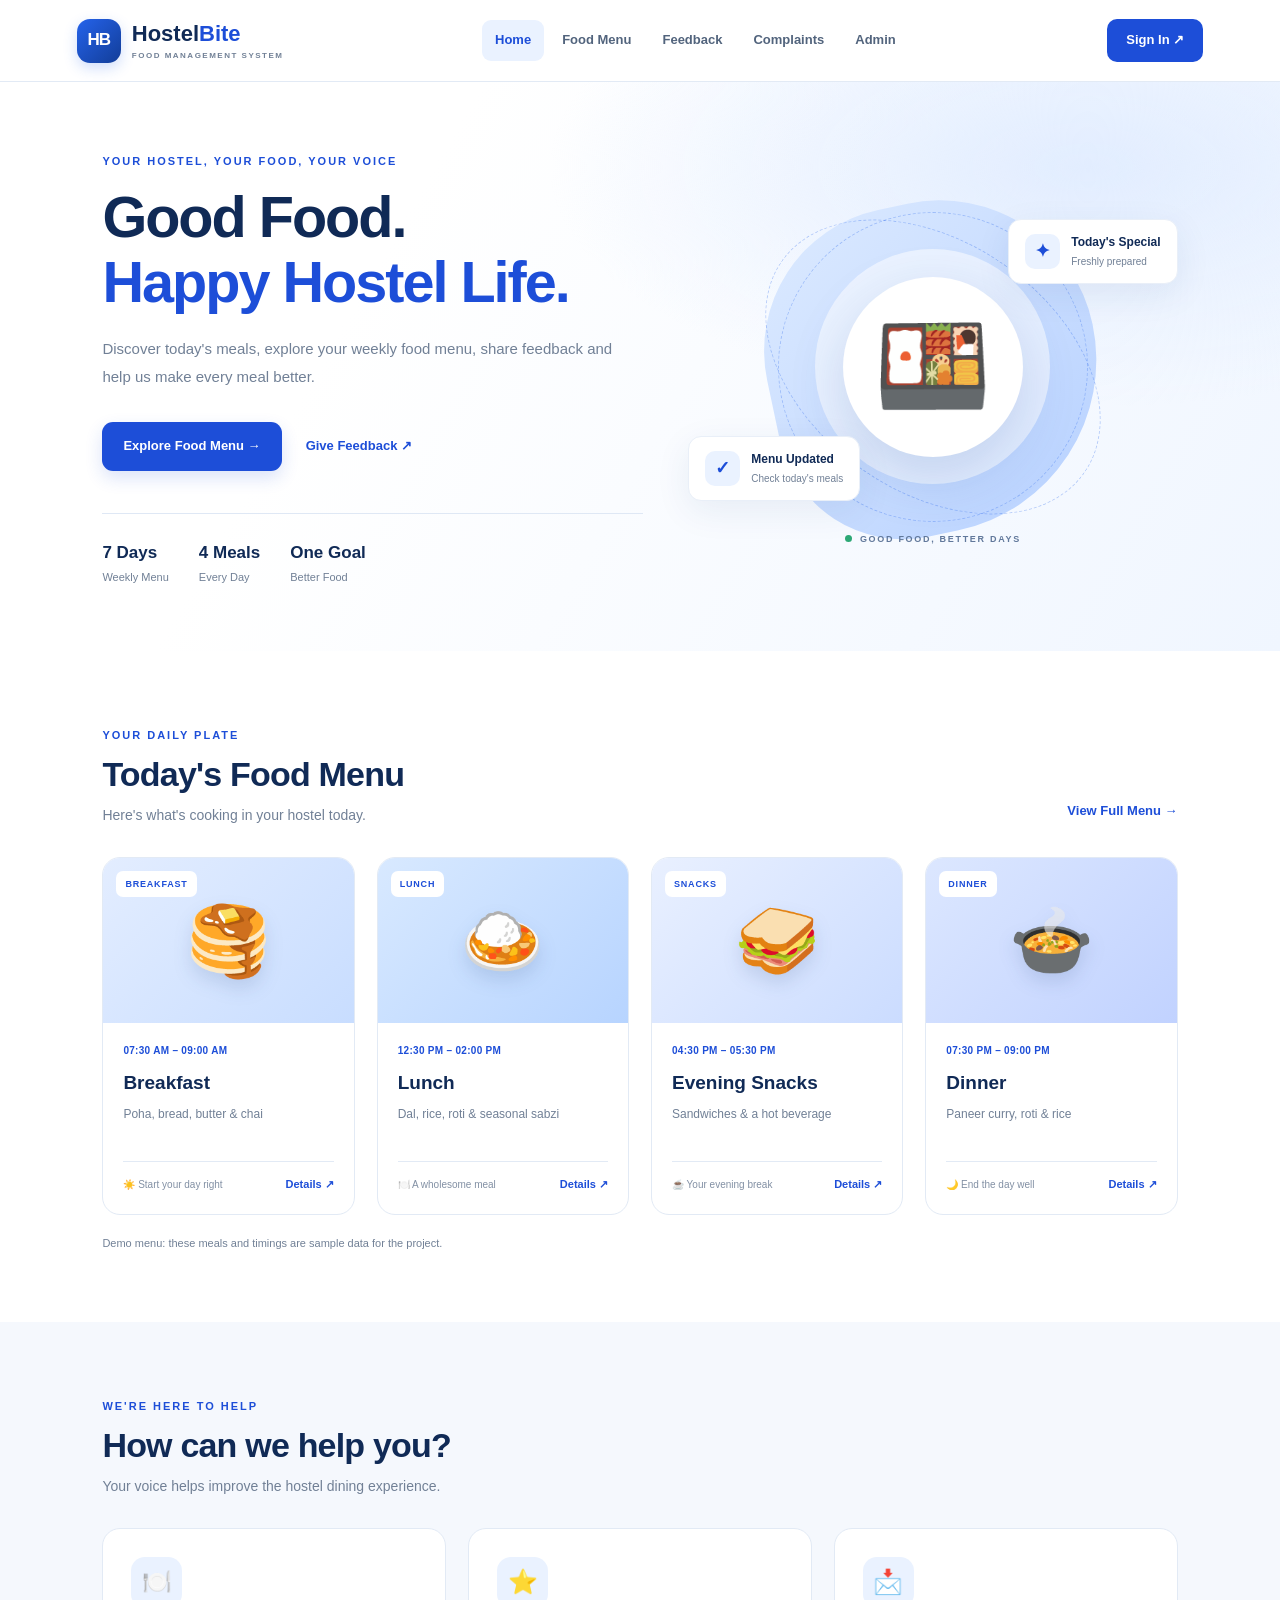
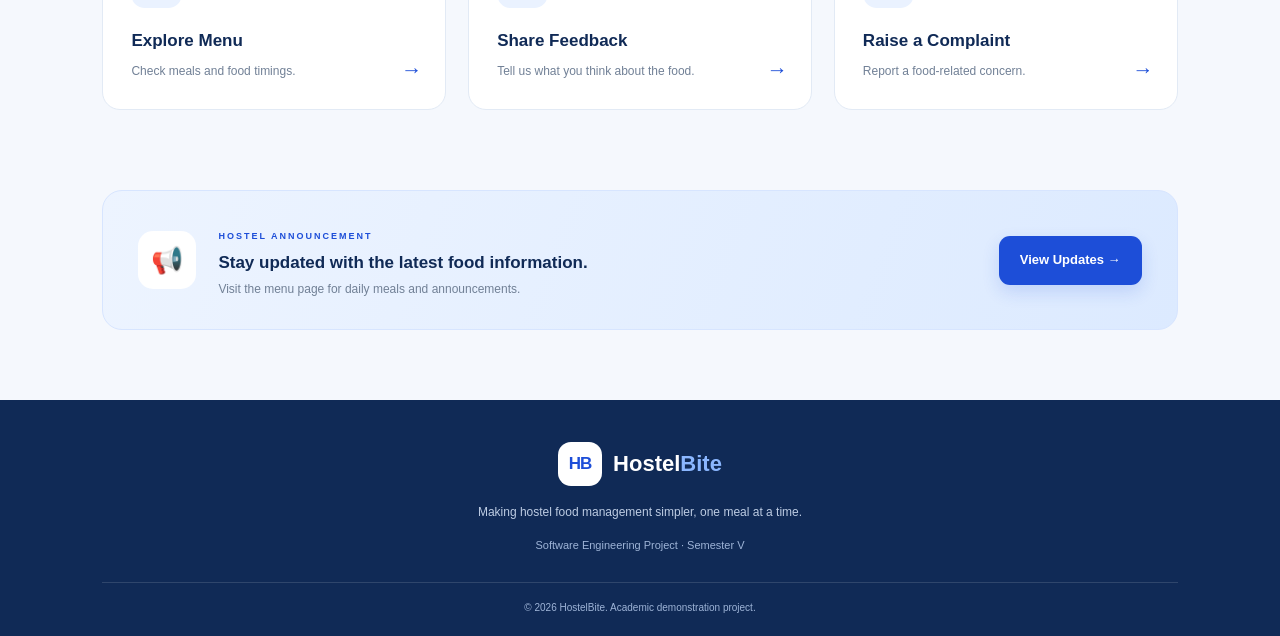
<file: index.html>
<!DOCTYPE html>
<html lang="en">
<head>
    <meta charset="UTF-8">
    <meta name="viewport" content="width=device-width, initial-scale=1.0">
    <title>HostelBite | Hostel Food Management</title>
    <link rel="stylesheet" href="style.css">
    <script src="script.js" defer></script>
</head>
<body>

    <header class="navbar">
        <a href="index.html" class="brand">
            <span class="brand-logo">HB</span>
            <span>Hostel<span class="brand-highlight">Bite</span>
                <small>FOOD MANAGEMENT SYSTEM</small>
            </span>
        </a>

        <nav class="nav-links">
            <a href="index.html" class="active">Home</a>
            <a href="menu.html">Food Menu</a>
            <a href="feedback.html">Feedback</a>
            <a href="complaints.html">Complaints</a>
            <a href="admin.html">Admin</a>
        </nav>

        <a href="login.html" class="login-btn">Sign In ↗</a>
    </header>

    <main>
        <section class="hero">
            <div class="hero-content">
                <span class="eyebrow">YOUR HOSTEL, YOUR FOOD, YOUR VOICE</span>
                <h1>Good Food.<br>
                    <span>Happy Hostel Life.</span>
                </h1>
                <p>
                    Discover today's meals, explore your weekly food menu,
                    share feedback and help us make every meal better.
                </p>

                <div class="hero-actions">
                    <a href="menu.html" class="primary-btn">Explore Food Menu →</a>
                    <a href="feedback.html" class="text-btn">Give Feedback ↗</a>
                </div>

                <div class="hero-stats">
                    <div><strong>7 Days</strong><small>Weekly Menu</small></div>
                    <div><strong>4 Meals</strong><small>Every Day</small></div>
                    <div><strong>One Goal</strong><small>Better Food</small></div>
                </div>
            </div>

            <div class="hero-visual">
                <div class="food-orbit orbit-one"></div>
                <div class="food-orbit orbit-two"></div>
                <div class="food-emoji">🍱</div>
                <div class="floating-note note-top">
                    <span>✦</span>
                    <div><strong>Today's Special</strong><small>Freshly prepared</small></div>
                </div>
                <div class="floating-note note-bottom">
                    <span>✓</span>
                    <div><strong>Menu Updated</strong><small>Check today's meals</small></div>
                </div>
                <div class="visual-caption">
                    <span class="live-dot"></span> GOOD FOOD, BETTER DAYS
                </div>
            </div>
        </section>

        <section class="page-section">
            <div class="section-heading">
                <div>
                    <span class="eyebrow">YOUR DAILY PLATE</span>
                    <h2>Today's Food Menu</h2>
                    <p>Here's what's cooking in your hostel today.</p>
                </div>
                <a href="menu.html" class="view-link">View Full Menu →</a>
            </div>

            <div class="meal-grid">
                <article class="meal-card">
                    <div class="meal-image breakfast-image">
                        <span class="meal-icon">🥞</span>
                        <span class="meal-tag">BREAKFAST</span>
                    </div>
                    <div class="meal-info">
                        <div class="meal-time">07:30 AM – 09:00 AM</div>
                        <h3>Breakfast</h3>
                        <p>Poha, bread, butter & chai</p>
                        <div class="meal-footer">
                            <span>☀️ Start your day right</span>
                            <a href="menu.html">Details ↗</a>
                        </div>
                    </div>
                </article>

                <article class="meal-card">
                    <div class="meal-image lunch-image">
                        <span class="meal-icon">🍛</span>
                        <span class="meal-tag">LUNCH</span>
                    </div>
                    <div class="meal-info">
                        <div class="meal-time">12:30 PM – 02:00 PM</div>
                        <h3>Lunch</h3>
                        <p>Dal, rice, roti & seasonal sabzi</p>
                        <div class="meal-footer">
                            <span>🍽️ A wholesome meal</span>
                            <a href="menu.html">Details ↗</a>
                        </div>
                    </div>
                </article>

                <article class="meal-card">
                    <div class="meal-image snacks-image">
                        <span class="meal-icon">🥪</span>
                        <span class="meal-tag">SNACKS</span>
                    </div>
                    <div class="meal-info">
                        <div class="meal-time">04:30 PM – 05:30 PM</div>
                        <h3>Evening Snacks</h3>
                        <p>Sandwiches & a hot beverage</p>
                        <div class="meal-footer">
                            <span>☕ Your evening break</span>
                            <a href="menu.html">Details ↗</a>
                        </div>
                    </div>
                </article>

                <article class="meal-card">
                    <div class="meal-image dinner-image">
                        <span class="meal-icon">🍲</span>
                        <span class="meal-tag">DINNER</span>
                    </div>
                    <div class="meal-info">
                        <div class="meal-time">07:30 PM – 09:00 PM</div>
                        <h3>Dinner</h3>
                        <p>Paneer curry, roti & rice</p>
                        <div class="meal-footer">
                            <span>🌙 End the day well</span>
                            <a href="menu.html">Details ↗</a>
                        </div>
                    </div>
                </article>
            </div>
            <p class="demo-note">Demo menu: these meals and timings are sample data for the project.</p>
        </section>

        <section class="quick-section">
            <div class="section-heading">
                <div>
                    <span class="eyebrow">WE'RE HERE TO HELP</span>
                    <h2>How can we help you?</h2>
                    <p>Your voice helps improve the hostel dining experience.</p>
                </div>
            </div>

            <div class="quick-grid">
                <a href="menu.html" class="quick-card">
                    <span class="quick-icon">🍽️</span>
                    <h3>Explore Menu</h3>
                    <p>Check meals and food timings.</p>
                    <span class="quick-arrow">→</span>
                </a>

                <a href="feedback.html" class="quick-card">
                    <span class="quick-icon">⭐</span>
                    <h3>Share Feedback</h3>
                    <p>Tell us what you think about the food.</p>
                    <span class="quick-arrow">→</span>
                </a>

                <a href="complaints.html" class="quick-card">
                    <span class="quick-icon">📩</span>
                    <h3>Raise a Complaint</h3>
                    <p>Report a food-related concern.</p>
                    <span class="quick-arrow">→</span>
                </a>
            </div>
        </section>

        <section class="announcement">
            <div class="announcement-icon">📢</div>
            <div>
                <span class="eyebrow">HOSTEL ANNOUNCEMENT</span>
                <h3>Stay updated with the latest food information.</h3>
                <p>Visit the menu page for daily meals and announcements.</p>
            </div>
            <a href="menu.html" class="primary-btn">View Updates →</a>
        </section>
    </main>

    <footer class="footer">
        <a href="index.html" class="brand footer-brand">
            <span class="brand-logo">HB</span>
            <span>Hostel<span class="brand-highlight">Bite</span></span>
        </a>
        <p>Making hostel food management simpler, one meal at a time.</p>
        <span>Software Engineering Project · Semester V</span>
        <div class="footer-bottom">
            © 2026 HostelBite. Academic demonstration project.
        </div>
    </footer>

</body>
</html>
</file>
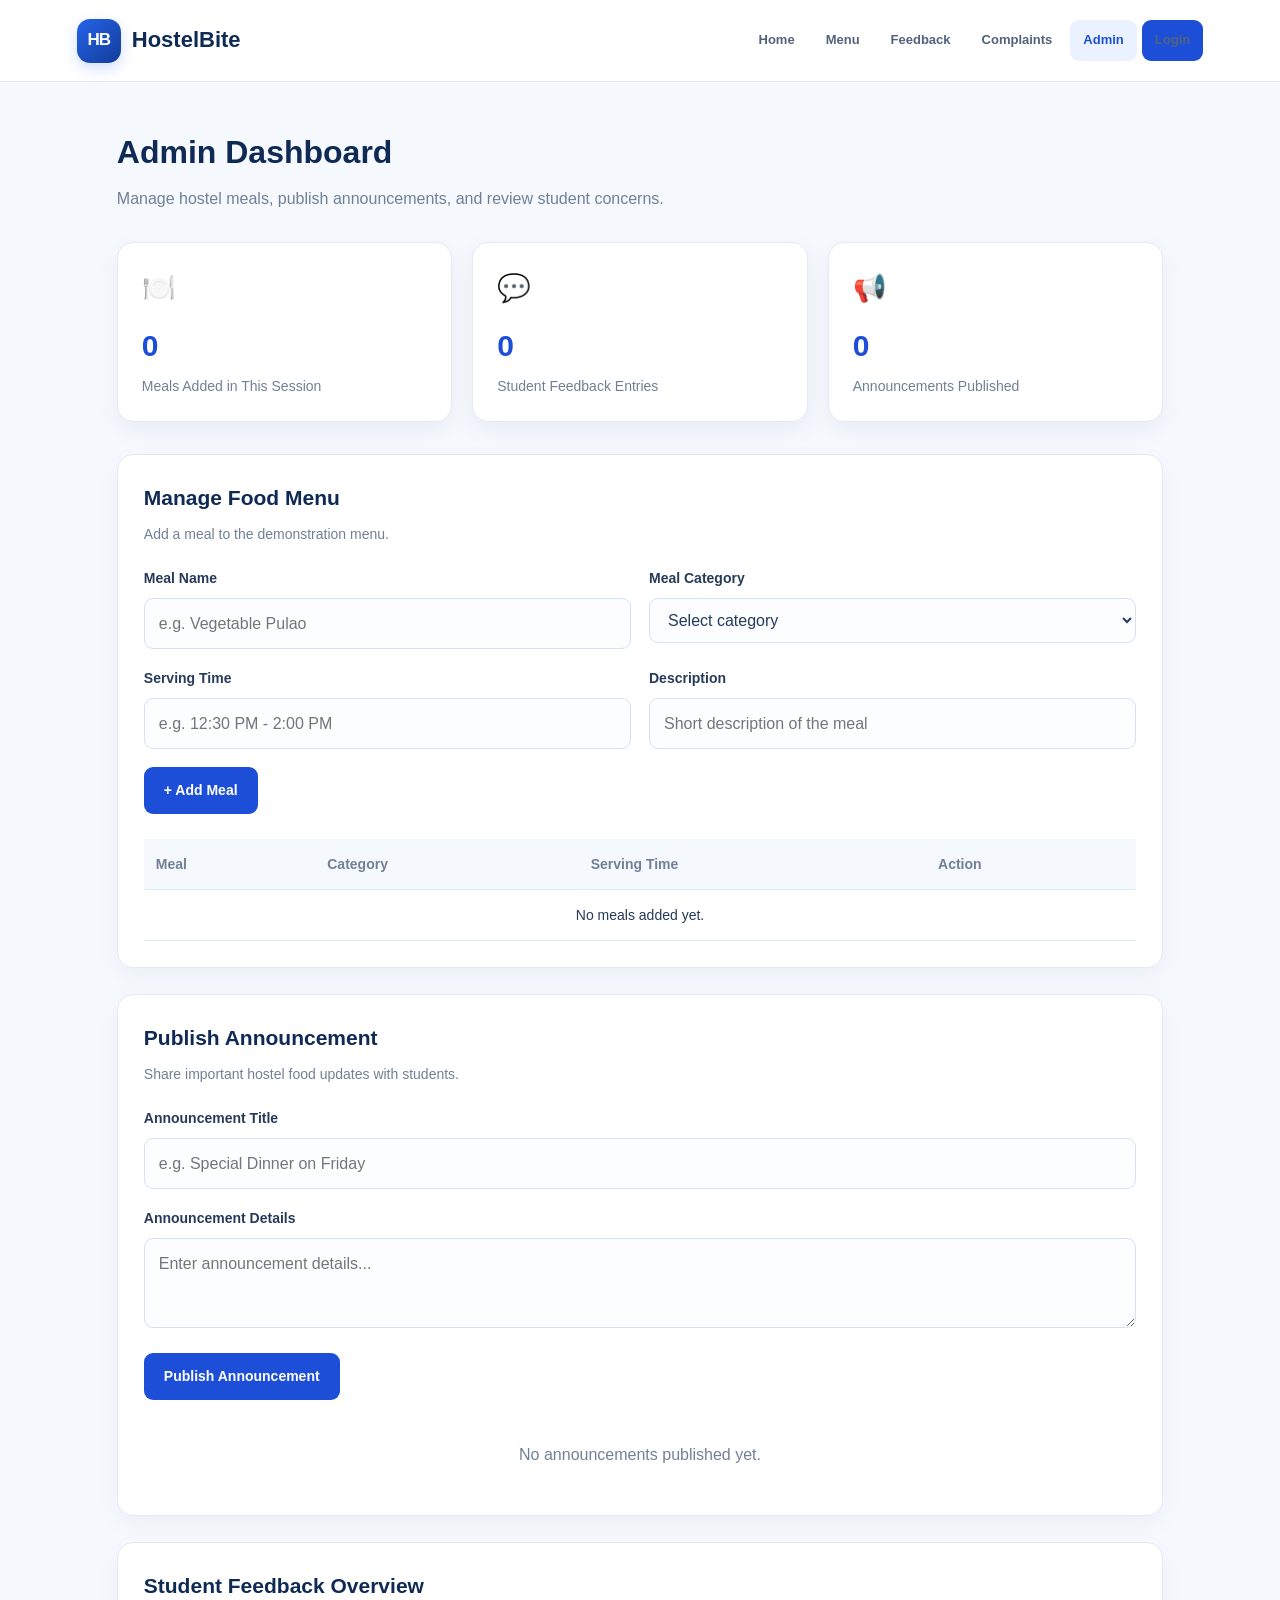
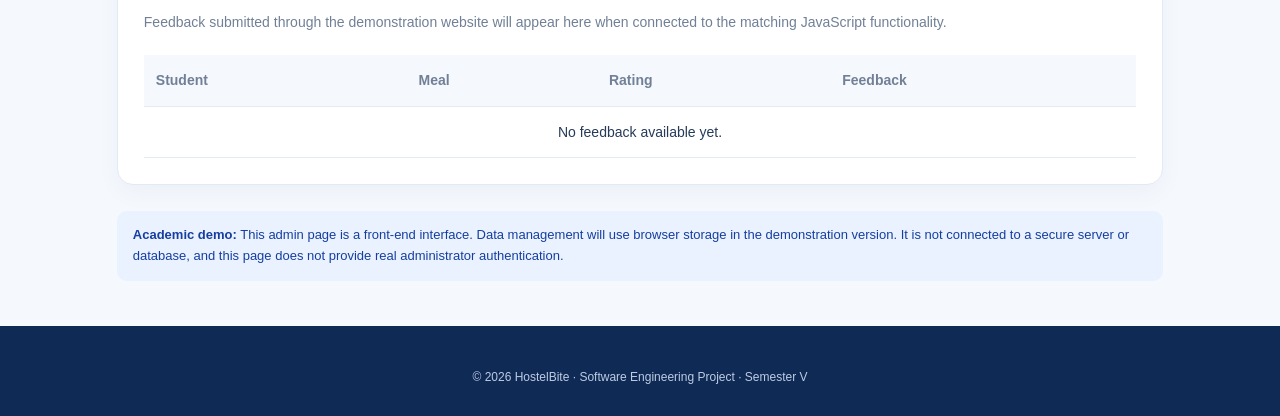
<file: admin.html>
<!DOCTYPE html>
<html lang="en">
<head>
    <meta charset="UTF-8">
    <meta name="viewport" content="width=device-width, initial-scale=1.0">
    <title>Admin Panel | HostelBite</title>
    <link rel="stylesheet" href="style.css">
    <script src="script.js" defer></script>

    <style>
        .admin-page {
            max-width: 1200px;
            margin: auto;
            padding: 45px 6%;
        }

        .admin-heading {
            margin-bottom: 30px;
        }

        .admin-heading h1 {
            color: #102a56;
            font-size: 32px;
            margin-bottom: 8px;
        }

        .admin-heading p {
            color: #718096;
        }

        .admin-stats {
            display: grid;
            grid-template-columns: repeat(3, 1fr);
            gap: 20px;
            margin-bottom: 32px;
        }

        .admin-stat {
            background: white;
            border: 1px solid #e2eaf5;
            border-radius: 16px;
            padding: 24px;
            box-shadow: 0 8px 24px rgba(16, 42, 86, 0.05);
        }

        .admin-stat .stat-icon {
            font-size: 27px;
            margin-bottom: 12px;
        }

        .admin-stat h2 {
            font-size: 30px;
            color: #1d4ed8;
            margin-bottom: 5px;
        }

        .admin-stat p {
            color: #718096;
            font-size: 14px;
        }

        .admin-panel {
            background: white;
            border: 1px solid #e2eaf5;
            border-radius: 16px;
            padding: 26px;
            margin-bottom: 26px;
            box-shadow: 0 8px 24px rgba(16, 42, 86, 0.04);
        }

        .admin-panel h2 {
            color: #102a56;
            font-size: 21px;
            margin-bottom: 8px;
        }

        .panel-description {
            color: #718096;
            font-size: 14px;
            margin-bottom: 22px;
        }

        .admin-form {
            display: grid;
            grid-template-columns: repeat(2, minmax(0, 1fr));
            gap: 18px;
        }

        .admin-form .full-width {
            grid-column: 1 / -1;
        }

        .admin-form label {
            display: block;
            font-weight: 600;
            color: #263b59;
            margin-bottom: 8px;
            font-size: 14px;
        }

        .admin-form input,
        .admin-form select,
        .admin-form textarea {
            width: 100%;
            padding: 12px 14px;
            border: 1px solid #d7e1ef;
            border-radius: 9px;
            background: #fbfdff;
            font: inherit;
            color: #263b59;
        }

        .admin-form textarea {
            min-height: 90px;
            resize: vertical;
        }

        .admin-form input:focus,
        .admin-form select:focus,
        .admin-form textarea:focus {
            outline: 2px solid #bfdbfe;
            border-color: #1d4ed8;
        }

        .admin-button {
            border: none;
            border-radius: 9px;
            padding: 12px 20px;
            background: #1d4ed8;
            color: white;
            font-size: 14px;
            font-weight: 600;
            cursor: pointer;
        }

        .admin-button:hover {
            background: #153e9f;
        }

        .admin-table-wrap {
            overflow-x: auto;
        }

        .admin-table {
            width: 100%;
            border-collapse: collapse;
            text-align: left;
        }

        .admin-table th,
        .admin-table td {
            padding: 14px 12px;
            border-bottom: 1px solid #e2eaf5;
            font-size: 14px;
        }

        .admin-table th {
            color: #718096;
            background: #f5f8fd;
        }

        .admin-table td {
            color: #263b59;
        }

        .admin-delete {
            border: 1px solid #fecaca;
            background: #fff1f2;
            color: #b91c1c;
            border-radius: 7px;
            padding: 7px 10px;
            cursor: pointer;
        }

        .admin-delete:hover {
            background: #ffe4e6;
        }

        .admin-notice {
            padding: 14px 16px;
            background: #eaf2ff;
            color: #153e9f;
            border-radius: 10px;
            font-size: 13px;
            margin-top: 20px;
        }

        .admin-empty {
            padding: 22px 0;
            text-align: center;
            color: #718096;
        }

        @media (max-width: 700px) {
            .admin-stats {
                grid-template-columns: 1fr;
            }

            .admin-form {
                grid-template-columns: 1fr;
            }

            .admin-form .full-width {
                grid-column: auto;
            }

            .admin-page {
                padding: 30px 5%;
            }

            .admin-panel {
                padding: 19px;
            }
        }
    </style>
</head>

<body>

    <header class="navbar">
        <a href="index.html" class="brand">
            <span class="brand-logo">HB</span>
            <span>HostelBite</span>
        </a>

        <nav class="nav-links">
            <a href="index.html">Home</a>
            <a href="menu.html">Menu</a>
            <a href="feedback.html">Feedback</a>
            <a href="complaints.html">Complaints</a>
            <a href="admin.html" class="active">Admin</a>
            <a href="login.html" class="login-btn">Login</a>
        </nav>
    </header>

    <main class="admin-page">

        <section class="admin-heading">
            <h1>Admin Dashboard</h1>
            <p>Manage hostel meals, publish announcements, and review student concerns.</p>
        </section>

        <section class="admin-stats">

            <article class="admin-stat">
                <div class="stat-icon">🍽️</div>
                <h2 id="adminMealCount">0</h2>
                <p>Meals Added in This Session</p>
            </article>

            <article class="admin-stat">
                <div class="stat-icon">💬</div>
                <h2 id="adminFeedbackCount">0</h2>
                <p>Student Feedback Entries</p>
            </article>

            <article class="admin-stat">
                <div class="stat-icon">📢</div>
                <h2 id="adminAnnouncementCount">0</h2>
                <p>Announcements Published</p>
            </article>

        </section>

        <section class="admin-panel">
            <h2>Manage Food Menu</h2>
            <p class="panel-description">
                Add a meal to the demonstration menu.
            </p>

            <form class="admin-form" id="adminMealForm">

                <div>
                    <label for="mealName">Meal Name</label>
                    <input
                        type="text"
                        id="mealName"
                        placeholder="e.g. Vegetable Pulao"
                        required
                    >
                </div>

                <div>
                    <label for="mealCategory">Meal Category</label>
                    <select id="mealCategory" required>
                        <option value="">Select category</option>
                        <option value="Breakfast">Breakfast</option>
                        <option value="Lunch">Lunch</option>
                        <option value="Snacks">Snacks</option>
                        <option value="Dinner">Dinner</option>
                    </select>
                </div>

                <div>
                    <label for="mealTime">Serving Time</label>
                    <input
                        type="text"
                        id="mealTime"
                        placeholder="e.g. 12:30 PM - 2:00 PM"
                        required
                    >
                </div>

                <div>
                    <label for="mealDescription">Description</label>
                    <input
                        type="text"
                        id="mealDescription"
                        placeholder="Short description of the meal"
                        required
                    >
                </div>

                <div class="full-width">
                    <button class="admin-button" type="submit">
                        + Add Meal
                    </button>
                </div>

            </form>

            <div class="admin-table-wrap" style="margin-top: 25px;">
                <table class="admin-table">
                    <thead>
                        <tr>
                            <th>Meal</th>
                            <th>Category</th>
                            <th>Serving Time</th>
                            <th>Action</th>
                        </tr>
                    </thead>
                    <tbody id="adminMealTable">
                        <tr>
                            <td colspan="4" class="admin-empty">
                                No meals added yet.
                            </td>
                        </tr>
                    </tbody>
                </table>
            </div>
        </section>

        <section class="admin-panel">
            <h2>Publish Announcement</h2>
            <p class="panel-description">
                Share important hostel food updates with students.
            </p>

            <form class="admin-form" id="adminAnnouncementForm">

                <div class="full-width">
                    <label for="announcementTitle">Announcement Title</label>
                    <input
                        type="text"
                        id="announcementTitle"
                        placeholder="e.g. Special Dinner on Friday"
                        required
                    >
                </div>

                <div class="full-width">
                    <label for="announcementMessage">Announcement Details</label>
                    <textarea
                        id="announcementMessage"
                        placeholder="Enter announcement details..."
                        required
                    ></textarea>
                </div>

                <div class="full-width">
                    <button class="admin-button" type="submit">
                        Publish Announcement
                    </button>
                </div>

            </form>

            <div id="adminAnnouncementList" style="margin-top: 20px;">
                <p class="admin-empty">No announcements published yet.</p>
            </div>
        </section>

        <section class="admin-panel">
            <h2>Student Feedback Overview</h2>
            <p class="panel-description">
                Feedback submitted through the demonstration website will appear here
                when connected to the matching JavaScript functionality.
            </p>

            <div class="admin-table-wrap">
                <table class="admin-table">
                    <thead>
                        <tr>
                            <th>Student</th>
                            <th>Meal</th>
                            <th>Rating</th>
                            <th>Feedback</th>
                        </tr>
                    </thead>
                    <tbody id="adminFeedbackTable">
                        <tr>
                            <td colspan="4" class="admin-empty">
                                No feedback available yet.
                            </td>
                        </tr>
                    </tbody>
                </table>
            </div>
        </section>

        <div class="admin-notice">
            <strong>Academic demo:</strong> This admin page is a front-end interface.
            Data management will use browser storage in the demonstration version.
            It is not connected to a secure server or database, and this page does not
            provide real administrator authentication.
        </div>

    </main>

    <footer class="footer">
        <p>© 2026 HostelBite · Software Engineering Project · Semester V</p>
    </footer>

</body>
</html>
</file>
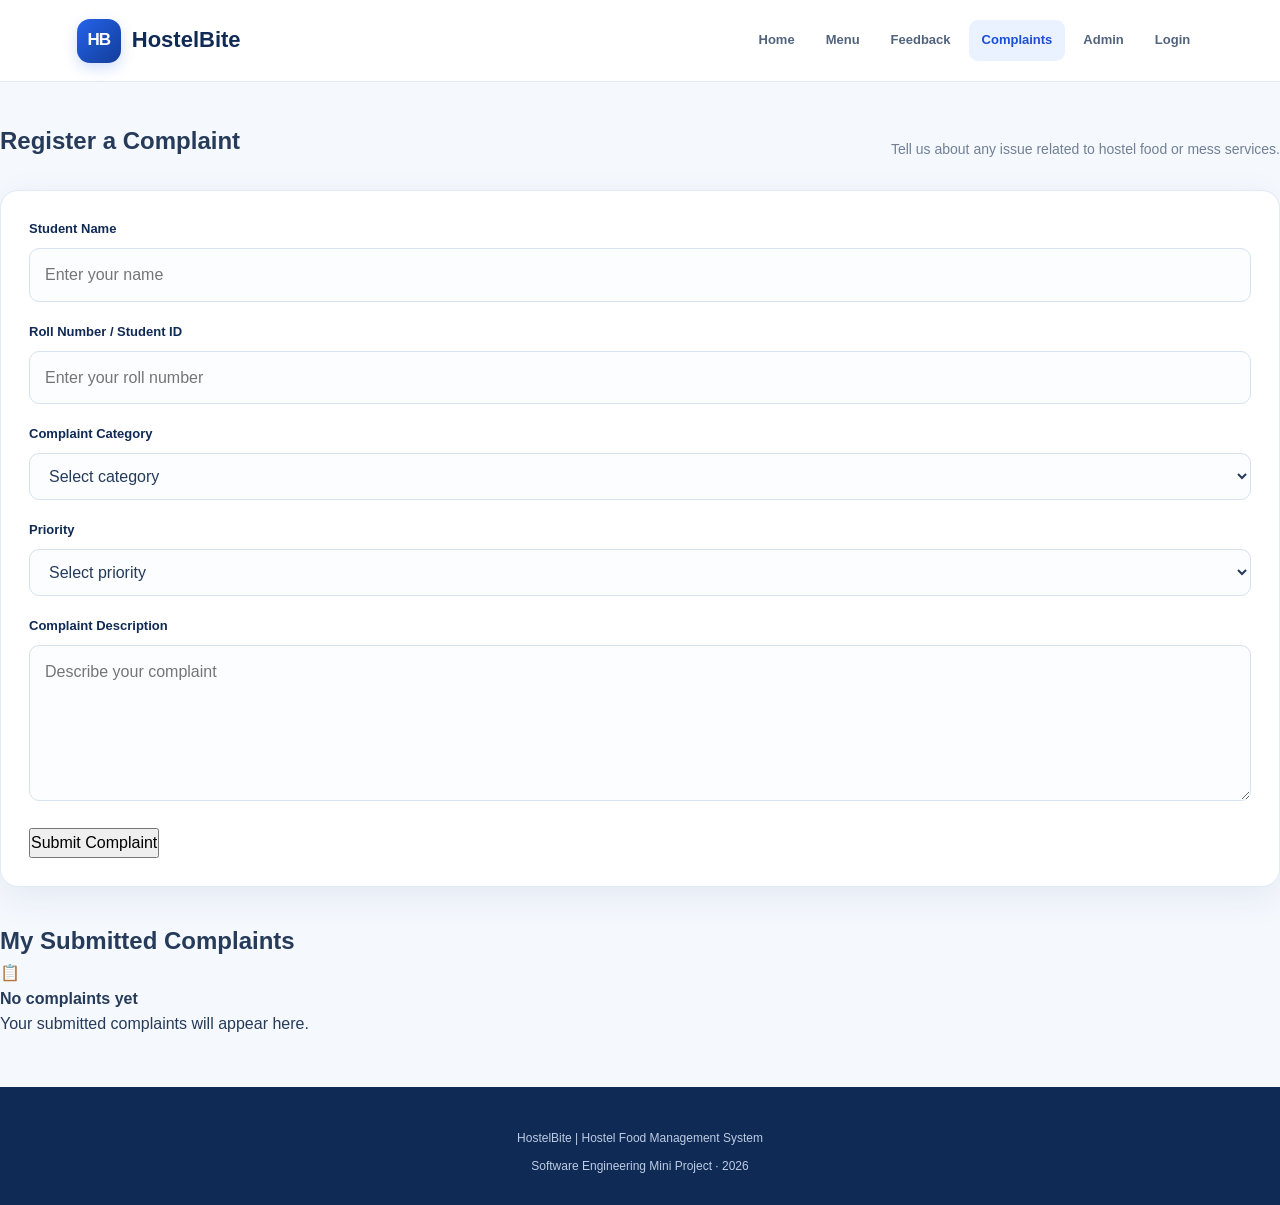
<file: complaints.html>
<!DOCTYPE html>
<html lang="en">
<head>
    <meta charset="UTF-8">
    <meta name="viewport" content="width=device-width, initial-scale=1.0">
    <title>Complaints | HostelBite</title>
    <link rel="stylesheet" href="style.css">
    <script src="script.js" defer></script>
</head>
<body>

    <header class="navbar">
        <a href="index.html" class="brand">
            <span class="brand-logo">HB</span>
            <span>HostelBite</span>
        </a>

        <nav class="nav-links">
            <a href="index.html">Home</a>
            <a href="menu.html">Menu</a>
            <a href="feedback.html">Feedback</a>
            <a href="complaints.html" class="active">Complaints</a>
            <a href="admin.html">Admin</a>
            <a href="login.html">Login</a>
        </nav>
    </header>

    <main class="container" style="padding-top: 40px; padding-bottom: 50px;">
        <section class="section-heading">
            <h1>Register a Complaint</h1>
            <p>Tell us about any issue related to hostel food or mess services.</p>
        </section>

        <div class="form-card">
            <form id="complaintForm">

                <div class="form-group">
                    <label for="studentName">Student Name</label>
                    <input type="text" id="studentName"
                           placeholder="Enter your name" required>
                </div>

                <div class="form-group">
                    <label for="studentId">Roll Number / Student ID</label>
                    <input type="text" id="studentId"
                           placeholder="Enter your roll number" required>
                </div>

                <div class="form-group">
                    <label for="complaintCategory">Complaint Category</label>
                    <select id="complaintCategory" required>
                        <option value="">Select category</option>
                        <option value="Food Quality">Food Quality</option>
                        <option value="Food Hygiene">Food Hygiene</option>
                        <option value="Meal Timing">Meal Timing</option>
                        <option value="Menu">Menu</option>
                        <option value="Other">Other</option>
                    </select>
                </div>

                <div class="form-group">
                    <label for="complaintPriority">Priority</label>
                    <select id="complaintPriority" required>
                        <option value="">Select priority</option>
                        <option value="Low">Low</option>
                        <option value="Medium">Medium</option>
                        <option value="High">High</option>
                    </select>
                </div>

                <div class="form-group">
                    <label for="complaintDescription">Complaint Description</label>
                    <textarea id="complaintDescription"
                              placeholder="Describe your complaint"
                              rows="5" required></textarea>
                </div>

                <button type="submit" class="btn btn-primary">
                    Submit Complaint
                </button>

                <p id="complaintMessage" role="status"
                   aria-live="polite"></p>
            </form>
        </div>

        <section style="margin-top: 35px;">
            <h2>My Submitted Complaints</h2>
            <div id="complaintList">
                <p>Your submitted complaints will appear here.</p>
            </div>
        </section>
    </main>

    <footer class="footer">
        <p>HostelBite | Hostel Food Management System</p>
        <p>Software Engineering Mini Project · 2026</p>
    </footer>

</body>
</html>
</file>
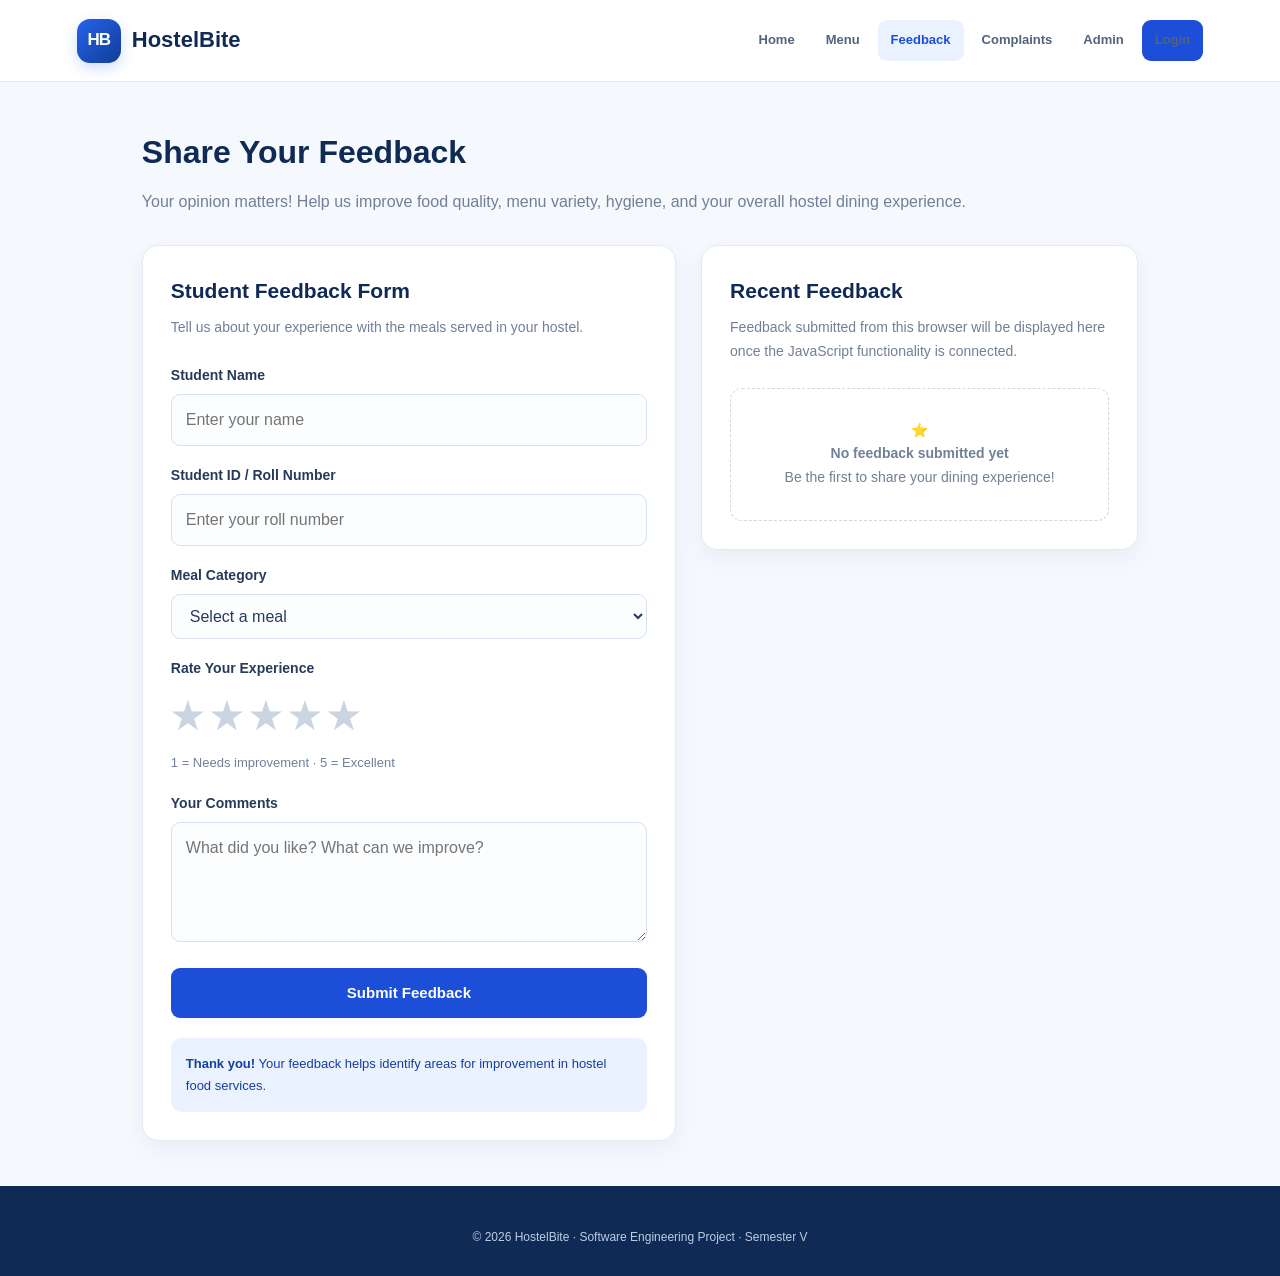
<file: feedback.html>
<!DOCTYPE html>
<html lang="en">
<head>
    <meta charset="UTF-8">
    <meta name="viewport" content="width=device-width, initial-scale=1.0">
    <title>Student Feedback | HostelBite</title>
    <link rel="stylesheet" href="style.css">
    <script src="script.js" defer></script>

    <style>
        .feedback-page {
            max-width: 1150px;
            margin: auto;
            padding: 45px 6%;
        }

        .feedback-header {
            margin-bottom: 30px;
        }

        .feedback-header h1 {
            color: #102a56;
            font-size: 32px;
            margin-bottom: 10px;
        }

        .feedback-header p {
            color: #718096;
            line-height: 1.7;
        }

        .feedback-layout {
            display: grid;
            grid-template-columns: 1.1fr 0.9fr;
            gap: 25px;
            align-items: start;
        }

        .feedback-card {
            background: #ffffff;
            border: 1px solid #e2eaf5;
            border-radius: 16px;
            padding: 28px;
            box-shadow: 0 8px 24px rgba(16, 42, 86, 0.05);
        }

        .feedback-card h2 {
            color: #102a56;
            font-size: 21px;
            margin-bottom: 8px;
        }

        .feedback-subtitle {
            color: #718096;
            font-size: 14px;
            line-height: 1.7;
            margin-bottom: 24px;
        }

        .feedback-form .form-group {
            margin-bottom: 18px;
        }

        .feedback-form label {
            display: block;
            color: #263b59;
            font-size: 14px;
            font-weight: 600;
            margin-bottom: 8px;
        }

        .feedback-form input,
        .feedback-form select,
        .feedback-form textarea {
            width: 100%;
            padding: 12px 14px;
            border: 1px solid #d7e1ef;
            border-radius: 9px;
            background: #fbfdff;
            color: #263b59;
            font: inherit;
        }

        .feedback-form textarea {
            min-height: 120px;
            resize: vertical;
        }

        .feedback-form input:focus,
        .feedback-form select:focus,
        .feedback-form textarea:focus {
            outline: 2px solid #bfdbfe;
            border-color: #1d4ed8;
        }

        .rating-stars {
            display: flex;
            flex-direction: row-reverse;
            justify-content: flex-end;
            gap: 7px;
            margin: 8px 0;
        }

        .rating-stars input {
            position: absolute;
            opacity: 0;
            width: 1px;
            height: 1px;
        }

        .rating-stars label {
            font-size: 36px;
            color: #cbd5e1;
            cursor: pointer;
            margin: 0;
            transition: color 0.2s ease, transform 0.2s ease;
        }

        .rating-stars label:hover,
        .rating-stars label:hover ~ label,
        .rating-stars input:checked ~ label {
            color: #f5a623;
        }

        .rating-stars label:hover {
            transform: scale(1.08);
        }

        .rating-stars input:focus-visible + label {
            outline: 2px solid #1d4ed8;
            outline-offset: 3px;
            border-radius: 4px;
        }

        .rating-help {
            color: #718096;
            font-size: 13px;
            margin-bottom: 18px;
        }

        .feedback-submit {
            width: 100%;
            padding: 13px 18px;
            border: none;
            border-radius: 9px;
            background: #1d4ed8;
            color: #ffffff;
            font-size: 15px;
            font-weight: 600;
            cursor: pointer;
        }

        .feedback-submit:hover {
            background: #153e9f;
        }

        .feedback-info {
            margin-top: 20px;
            padding: 15px;
            border-radius: 10px;
            background: #eaf2ff;
            color: #153e9f;
            font-size: 13px;
            line-height: 1.7;
        }

        .feedback-list {
            display: grid;
            gap: 15px;
        }

        .feedback-entry {
            padding: 17px;
            background: #fbfdff;
            border: 1px solid #e2eaf5;
            border-radius: 12px;
        }

        .feedback-entry h3 {
            color: #102a56;
            font-size: 16px;
            margin-bottom: 7px;
        }

        .feedback-entry p {
            color: #718096;
            font-size: 13px;
            line-height: 1.7;
            overflow-wrap: anywhere;
        }

        .feedback-entry .entry-rating {
            color: #f5a623;
            letter-spacing: 2px;
            margin-bottom: 8px;
            font-size: 18px;
        }

        .feedback-entry .entry-meta {
            margin-top: 9px;
            font-size: 12px;
            color: #718096;
        }

        .feedback-empty {
            text-align: center;
            padding: 30px 12px;
            border: 1px dashed #cbd8e8;
            border-radius: 12px;
            color: #718096;
            font-size: 14px;
            line-height: 1.7;
        }

        @media (max-width: 800px) {
            .feedback-layout {
                grid-template-columns: 1fr;
            }

            .feedback-page {
                padding: 30px 5%;
            }
        }

        @media (max-width: 450px) {
            .feedback-card {
                padding: 20px;
            }

            .feedback-header h1 {
                font-size: 27px;
            }

            .rating-stars label {
                font-size: 32px;
            }
        }
    </style>
</head>

<body>

    <header class="navbar">
        <a href="index.html" class="brand">
            <span class="brand-logo">HB</span>
            <span>HostelBite</span>
        </a>

        <nav class="nav-links">
            <a href="index.html">Home</a>
            <a href="menu.html">Menu</a>
            <a href="feedback.html" class="active">Feedback</a>
            <a href="complaints.html">Complaints</a>
            <a href="admin.html">Admin</a>
            <a href="login.html" class="login-btn">Login</a>
        </nav>
    </header>

    <main class="feedback-page">

        <section class="feedback-header">
            <h1>Share Your Feedback</h1>
            <p>
                Your opinion matters! Help us improve food quality, menu variety,
                hygiene, and your overall hostel dining experience.
            </p>
        </section>

        <div class="feedback-layout">

            <section class="feedback-card">
                <h2>Student Feedback Form</h2>
                <p class="feedback-subtitle">
                    Tell us about your experience with the meals served in your hostel.
                </p>

                <form class="feedback-form" id="feedbackForm">

                    <div class="form-group">
                        <label for="feedbackStudentName">Student Name</label>
                        <input
                            type="text"
                            id="feedbackStudentName"
                            name="studentName"
                            placeholder="Enter your name"
                            required
                        >
                    </div>

                    <div class="form-group">
                        <label for="feedbackStudentId">Student ID / Roll Number</label>
                        <input
                            type="text"
                            id="feedbackStudentId"
                            name="studentId"
                            placeholder="Enter your roll number"
                            required
                        >
                    </div>

                    <div class="form-group">
                        <label for="feedbackMeal">Meal Category</label>
                        <select id="feedbackMeal" name="meal" required>
                            <option value="">Select a meal</option>
                            <option value="Breakfast">Breakfast</option>
                            <option value="Lunch">Lunch</option>
                            <option value="Snacks">Snacks</option>
                            <option value="Dinner">Dinner</option>
                            <option value="Overall">Overall Dining Experience</option>
                        </select>
                    </div>

                    <div class="form-group">
                        <label>Rate Your Experience</label>

                        <div class="rating-stars">
                            <input type="radio" id="rating5" name="rating" value="5" required>
                            <label for="rating5" title="5 stars">★</label>

                            <input type="radio" id="rating4" name="rating" value="4">
                            <label for="rating4" title="4 stars">★</label>

                            <input type="radio" id="rating3" name="rating" value="3">
                            <label for="rating3" title="3 stars">★</label>

                            <input type="radio" id="rating2" name="rating" value="2">
                            <label for="rating2" title="2 stars">★</label>

                            <input type="radio" id="rating1" name="rating" value="1">
                            <label for="rating1" title="1 star">★</label>
                        </div>

                        <p class="rating-help">
                            1 = Needs improvement · 5 = Excellent
                        </p>
                    </div>

                    <div class="form-group">
                        <label for="feedbackMessage">Your Comments</label>
                        <textarea
                            id="feedbackMessage"
                            name="message"
                            placeholder="What did you like? What can we improve?"
                            required
                            minlength="5"
                        ></textarea>
                    </div>

                    <button type="submit" class="feedback-submit">
                        Submit Feedback
                    </button>

                </form>

                <div class="feedback-info">
                    <strong>Thank you!</strong> Your feedback helps identify areas
                    for improvement in hostel food services.
                </div>
            </section>

            <section class="feedback-card">
                <h2>Recent Feedback</h2>
                <p class="feedback-subtitle">
                    Feedback submitted from this browser will be displayed here once
                    the JavaScript functionality is connected.
                </p>

                <div class="feedback-list" id="feedbackList">
                    <div class="feedback-empty">
                        <div style="font-size: 32px; margin-bottom: 10px;">⭐</div>
                        <strong>No feedback submitted yet</strong>
                        <p>Be the first to share your dining experience!</p>
                    </div>
                </div>
            </section>

        </div>
    </main>

    <footer class="footer">
        <p>© 2026 HostelBite · Software Engineering Project · Semester V</p>
    </footer>

</body>
</html>
</file>
<file: style.css>
/* =========================================
   HOSTELBITE - HOSTEL FOOD MANAGEMENT SYSTEM
   Theme: Professional Blue & White
   ========================================= */

/* 1. GLOBAL RESET */

* {
    margin: 0;
    padding: 0;
    box-sizing: border-box;
}

:root {
    --primary: #1d4ed8;
    --primary-dark: #153e9f;
    --primary-light: #eaf2ff;
    --navy: #102a56;
    --text: #263b59;
    --muted: #718096;
    --white: #ffffff;
    --background: #f5f8fd;
    --border: #e2eaf5;
    --shadow: 0 10px 35px rgba(23, 63, 130, 0.08);
    --radius: 18px;
}

html {
    scroll-behavior: smooth;
    scroll-padding-top: 90px;
}

body {
    font-family: "Segoe UI", Arial, sans-serif;
    background: var(--background);
    color: var(--text);
    line-height: 1.6;
    min-height: 100vh;
}

a {
    color: inherit;
    text-decoration: none;
}

button,
input,
textarea,
select {
    font: inherit;
}

button,
a {
    -webkit-tap-highlight-color: transparent;
}

button {
    cursor: pointer;
}

img {
    max-width: 100%;
    display: block;
}

::selection {
    background: #c9dcff;
    color: var(--navy);
}

/* 2. NAVIGATION BAR */

.navbar {
    width: 100%;
    min-height: 82px;
    background: var(--white);
    display: flex;
    justify-content: space-between;
    align-items: center;
    gap: 24px;
    padding: 14px 6%;
    border-bottom: 1px solid var(--border);
    position: sticky;
    top: 0;
    z-index: 100;
}

.brand {
    display: inline-flex;
    align-items: center;
    gap: 11px;
    flex-shrink: 0;
    color: var(--navy);
    font-size: 22px;
    font-weight: 800;
    line-height: 1.2;
}

.brand-logo {
    width: 44px;
    height: 44px;
    display: grid;
    place-items: center;
    background: linear-gradient(135deg, #2563eb, #123d98);
    color: var(--white);
    border-radius: 13px;
    font-size: 17px;
    letter-spacing: -1px;
    box-shadow: 0 5px 14px rgba(37, 99, 235, 0.22);
}

.brand-highlight {
    color: var(--primary);
}

.brand small {
    display: block;
    font-size: 8px;
    letter-spacing: 1.5px;
    font-weight: 700;
    color: var(--muted);
    margin-top: 4px;
}

.nav-links {
    display: flex;
    align-items: center;
    gap: 5px;
}

.nav-links a {
    padding: 10px 13px;
    color: #52647d;
    font-size: 13px;
    font-weight: 600;
    border-radius: 9px;
    transition: background 0.2s ease, color 0.2s ease;
}

.nav-links a:hover,
.nav-links a.active {
    color: var(--primary);
    background: var(--primary-light);
}

.login-btn {
    background: var(--primary);
    color: var(--white);
    padding: 11px 19px;
    border-radius: 10px;
    font-size: 13px;
    font-weight: 700;
    white-space: nowrap;
    transition: background 0.2s ease, transform 0.2s ease;
}

.login-btn:hover,
.primary-btn:hover {
    background: var(--primary-dark);
    transform: translateY(-2px);
}

/* 3. HERO SECTION */

.hero {
    min-height: 500px;
    display: grid;
    grid-template-columns: 1.05fr 0.95fr;
    align-items: center;
    gap: 45px;
    padding: 65px 8%;
    overflow: hidden;
    background:
        radial-gradient(ellipse at 85% 15%, #e2edff 0%, transparent 35%),
        linear-gradient(120deg, #ffffff 30%, #f0f6ff 100%);
}

.hero-content {
    max-width: 620px;
    position: relative;
    z-index: 2;
}

.eyebrow {
    display: inline-block;
    color: var(--primary);
    font-size: 11px;
    font-weight: 800;
    letter-spacing: 2px;
    margin-bottom: 14px;
}

.hero h1 {
    color: var(--navy);
    font-size: clamp(38px, 4.5vw, 59px);
    line-height: 1.13;
    letter-spacing: -2px;
    font-weight: 800;
    margin-bottom: 20px;
}

.hero h1 span {
    color: var(--primary);
}

.hero-content > p {
    max-width: 510px;
    font-size: 15px;
    line-height: 1.9;
    color: var(--muted);
}

.hero-actions {
    display: flex;
    align-items: center;
    flex-wrap: wrap;
    gap: 24px;
    margin-top: 30px;
}

.primary-btn {
    display: inline-flex;
    align-items: center;
    justify-content: center;
    gap: 8px;
    background: var(--primary);
    color: var(--white);
    padding: 14px 21px;
    border-radius: 11px;
    font-size: 13px;
    font-weight: 700;
    border: none;
    box-shadow: 0 7px 17px rgba(29, 78, 216, 0.16);
    transition: all 0.2s ease;
}

.text-btn {
    color: var(--primary);
    font-size: 13px;
    font-weight: 700;
}

.text-btn:hover,
.view-link:hover {
    color: var(--primary-dark);
}

.hero-stats {
    display: flex;
    flex-wrap: wrap;
    gap: 30px;
    margin-top: 42px;
    padding-top: 25px;
    border-top: 1px solid #dfe8f5;
}

.hero-stats div {
    display: flex;
    flex-direction: column;
    gap: 3px;
}

.hero-stats strong {
    color: var(--navy);
    font-size: 17px;
}

.hero-stats small {
    color: var(--muted);
    font-size: 11px;
}

/* 4. HERO FOOD ILLUSTRATION */

.hero-visual {
    min-height: 365px;
    position: relative;
    display: grid;
    place-items: center;
    isolation: isolate;
}

.hero-visual::before {
    content: "";
    position: absolute;
    width: min(330px, 75%);
    aspect-ratio: 1;
    background: linear-gradient(145deg, #dceaff, #b7d1ff);
    border-radius: 48% 52% 58% 42%;
    transform: rotate(-12deg);
    z-index: -2;
}

.hero-visual::after {
    content: "";
    position: absolute;
    width: 235px;
    height: 235px;
    background: rgba(255, 255, 255, 0.55);
    border-radius: 50%;
    z-index: -1;
}

.food-emoji {
    width: 180px;
    height: 180px;
    display: grid;
    place-items: center;
    background: white;
    border: 8px solid rgba(255, 255, 255, 0.7);
    border-radius: 50%;
    font-size: 94px;
    box-shadow: 0 20px 55px rgba(37, 83, 158, 0.18);
    animation: gentleFloat 4s ease-in-out infinite;
}

.food-orbit {
    position: absolute;
    border: 1px dashed rgba(37, 99, 235, 0.3);
    border-radius: 50%;
    pointer-events: none;
}

.orbit-one {
    width: 310px;
    height: 310px;
}

.orbit-two {
    width: 370px;
    height: 250px;
    transform: rotate(35deg);
}

.floating-note {
    position: absolute;
    display: flex;
    align-items: center;
    gap: 11px;
    padding: 13px 16px;
    background: white;
    border: 1px solid #e9eff8;
    border-radius: 13px;
    box-shadow: var(--shadow);
    z-index: 3;
}

.floating-note > span {
    display: grid;
    place-items: center;
    width: 35px;
    height: 35px;
    background: var(--primary-light);
    color: var(--primary);
    border-radius: 10px;
    font-size: 18px;
    font-weight: 800;
}

.floating-note strong,
.floating-note small {
    display: block;
}

.floating-note strong {
    color: var(--navy);
    font-size: 12px;
}

.floating-note small {
    color: var(--muted);
    font-size: 10px;
    margin-top: 2px;
}

.note-top {
    top: 35px;
    right: 0;
}

.note-bottom {
    bottom: 48px;
    left: 0;
}

.visual-caption {
    position: absolute;
    bottom: 3px;
    color: #61789b;
    font-size: 9px;
    font-weight: 800;
    letter-spacing: 1.7px;
    display: flex;
    align-items: center;
    gap: 8px;
}

.live-dot {
    width: 7px;
    height: 7px;
    background: #2ca875;
    border-radius: 50%;
}

@keyframes gentleFloat {
    0%, 100% {
        transform: translateY(0);
    }
    50% {
        transform: translateY(-8px);
    }
}

/* 5. GENERAL PAGE SECTIONS */

.page-section,
.quick-section {
    padding: 70px 8%;
}

.page-section {
    background: white;
}

.quick-section {
    background: var(--background);
}

.section-heading {
    display: flex;
    justify-content: space-between;
    align-items: flex-end;
    flex-wrap: wrap;
    gap: 20px;
    margin-bottom: 30px;
}

.section-heading .eyebrow {
    margin-bottom: 8px;
}

.section-heading h2 {
    color: var(--navy);
    font-size: clamp(25px, 3vw, 34px);
    line-height: 1.25;
    letter-spacing: -0.8px;
    margin-bottom: 9px;
}

.section-heading p {
    color: var(--muted);
    font-size: 14px;
}

.view-link {
    color: var(--primary);
    font-size: 13px;
    font-weight: 700;
    padding-bottom: 5px;
}

/* 6. MEAL CARDS */

.meal-grid {
    display: grid;
    grid-template-columns: repeat(4, minmax(0, 1fr));
    gap: 22px;
}

.meal-card {
    background: white;
    border: 1px solid var(--border);
    border-radius: var(--radius);
    overflow: hidden;
    transition: transform 0.25s ease, box-shadow 0.25s ease;
}

.meal-card:hover {
    transform: translateY(-6px);
    box-shadow: 0 15px 35px rgba(23, 63, 130, 0.12);
}

.meal-image {
    height: 165px;
    display: flex;
    justify-content: center;
    align-items: center;
    position: relative;
    overflow: hidden;
}

.breakfast-image {
    background: linear-gradient(135deg, #e3edff, #c8ddff);
}

.lunch-image {
    background: linear-gradient(135deg, #d8e9ff, #b7d4ff);
}

.snacks-image {
    background: linear-gradient(135deg, #e9f0ff, #cbdcff);
}

.dinner-image {
    background: linear-gradient(135deg, #dce7ff, #c1d2ff);
}

.meal-icon {
    font-size: 68px;
    filter: drop-shadow(0 9px 9px rgba(25, 55, 105, 0.13));
    transition: transform 0.25s ease;
}

.meal-card:hover .meal-icon {
    transform: scale(1.08) rotate(-3deg);
}

.meal-tag {
    position: absolute;
    top: 13px;
    left: 13px;
    background: white;
    color: var(--primary);
    border-radius: 7px;
    padding: 6px 9px;
    font-size: 9px;
    font-weight: 800;
    letter-spacing: 0.8px;
}

.meal-info {
    padding: 20px;
}

.meal-time {
    color: var(--primary);
    font-size: 10px;
    font-weight: 800;
    letter-spacing: 0.3px;
    margin-bottom: 9px;
}

.meal-info h3 {
    color: var(--navy);
    font-size: 19px;
    margin-bottom: 7px;
}

.meal-info > p {
    color: var(--muted);
    font-size: 12px;
    min-height: 39px;
    line-height: 1.65;
}

.meal-footer {
    display: flex;
    align-items: center;
    justify-content: space-between;
    gap: 8px;
    border-top: 1px solid var(--border);
    margin-top: 17px;
    padding-top: 14px;
}

.meal-footer span {
    color: #8290a4;
    font-size: 10px;
}

.meal-footer a {
    color: var(--primary);
    font-size: 11px;
    font-weight: 800;
    white-space: nowrap;
}

.meal-footer a:hover {
    text-decoration: underline;
}

.demo-note {
    color: var(--muted);
    font-size: 11px;
    margin-top: 20px;
}

/* 7. QUICK ACTION CARDS */

.quick-grid {
    display: grid;
    grid-template-columns: repeat(3, minmax(0, 1fr));
    gap: 22px;
}

.quick-card {
    position: relative;
    padding: 28px;
    background: white;
    border: 1px solid var(--border);
    border-radius: var(--radius);
    transition: all 0.25s ease;
}

.quick-card:hover {
    border-color: #b8d0ff;
    box-shadow: var(--shadow);
    transform: translateY(-4px);
}

.quick-icon {
    display: grid;
    place-items: center;
    width: 51px;
    height: 51px;
    background: var(--primary-light);
    border-radius: 14px;
    font-size: 24px;
    margin-bottom: 19px;
}

.quick-card h3 {
    color: var(--navy);
    font-size: 17px;
    margin-bottom: 7px;
}

.quick-card p {
    color: var(--muted);
    font-size: 12px;
    line-height: 1.7;
    padding-right: 10px;
}

.quick-arrow {
    position: absolute;
    right: 23px;
    bottom: 23px;
    color: var(--primary);
    font-size: 21px;
    transition: transform 0.2s ease;
}

.quick-card:hover .quick-arrow {
    transform: translateX(5px);
}

/* 8. ANNOUNCEMENT BANNER */

.announcement {
    margin: 10px 8% 70px;
    padding: 30px 35px;
    display: flex;
    align-items: center;
    gap: 22px;
    background: linear-gradient(110deg, #edf4ff, #dceaff);
    border: 1px solid #d7e5ff;
    border-radius: 20px;
}

.announcement-icon {
    flex-shrink: 0;
    width: 58px;
    height: 58px;
    display: grid;
    place-items: center;
    background: white;
    border-radius: 15px;
    font-size: 26px;
}

.announcement > div:nth-child(2) {
    flex: 1;
}

.announcement .eyebrow {
    margin-bottom: 5px;
    font-size: 9px;
}

.announcement h3 {
    color: var(--navy);
    font-size: 17px;
    margin-bottom: 4px;
}

.announcement p {
    color: var(--muted);
    font-size: 12px;
}

/* 9. FOOTER */

.footer {
    padding: 42px 8% 20px;
    background: #102a56;
    color: #d6e3f8;
    text-align: center;
}

.footer-brand {
    color: white;
    justify-content: center;
    margin-bottom: 17px;
}

.footer-brand .brand-highlight {
    color: #8bb7ff;
}

.footer-brand .brand-logo {
    background: #ffffff;
    color: var(--primary);
    box-shadow: none;
}

.footer > p {
    font-size: 12px;
    color: #bdcce3;
    margin-bottom: 9px;
}

.footer > span {
    font-size: 11px;
    color: #9eb4d7;
}

.footer-bottom {
    border-top: 1px solid rgba(255, 255, 255, 0.13);
    padding-top: 17px;
    margin-top: 25px;
    font-size: 10px;
    color: #9eb4d7;
}

/* 10. SHARED FORM STYLES FOR OTHER PAGES */

.form-card {
    background: white;
    border: 1px solid var(--border);
    border-radius: var(--radius);
    padding: 28px;
    box-shadow: var(--shadow);
}

.form-group {
    margin-bottom: 20px;
}

.form-group label {
    display: block;
    color: var(--navy);
    font-size: 13px;
    font-weight: 700;
    margin-bottom: 8px;
}

.form-group input,
.form-group textarea,
.form-group select,
.form-control {
    width: 100%;
    padding: 13px 15px;
    border: 1px solid #d8e2f0;
    background: #fbfdff;
    border-radius: 10px;
    color: var(--text);
    outline: none;
    transition: border 0.2s ease, box-shadow 0.2s ease;
}

.form-group textarea {
    min-height: 120px;
    resize: vertical;
}

.form-group input:focus,
.form-group textarea:focus,
.form-group select:focus,
.form-control:focus {
    border-color: var(--primary);
    box-shadow: 0 0 0 3px rgba(29, 78, 216, 0.1);
}

.form-submit {
    width: 100%;
    padding: 14px 20px;
    background: var(--primary);
    color: white;
    border: none;
    border-radius: 10px;
    font-weight: 700;
    transition: background 0.2s ease;
}

.form-submit:hover {
    background: var(--primary-dark);
}

/* 11. SHARED STATUS LABELS */

.status {
    display: inline-flex;
    align-items: center;
    padding: 6px 10px;
    border-radius: 20px;
    font-size: 11px;
    font-weight: 700;
}

.status-open {
    background: #fff1dc;
    color: #9a5a00;
}

.status-progress {
    background: #e8f1ff;
    color: #1d4ed8;
}

.status-resolved {
    background: #e0f7eb;
    color: #167447;
}

/* 12. ACCESSIBILITY AND EMPTY STATES */

a:focus-visible,
button:focus-visible,
input:focus-visible,
select:focus-visible,
textarea:focus-visible {
    outline: 3px solid #91b9ff;
    outline-offset: 3px;
}

.empty-state {
    padding: 35px 20px;
    text-align: center;
    color: var(--muted);
    background: white;
    border: 1px dashed #cbd8eb;
    border-radius: 14px;
}

/* 13. TABLET RESPONSIVENESS */

@media (max-width: 1100px) {
    .navbar {
        gap: 15px;
        padding-left: 4%;
        padding-right: 4%;
    }

    .nav-links a {
        padding: 9px 8px;
        font-size: 12px;
    }

    .brand {
        font-size: 19px;
    }

    .hero {
        padding-left: 6%;
        padding-right: 6%;
        gap: 25px;
    }

    .page-section,
    .quick-section {
        padding-left: 6%;
        padding-right: 6%;
    }

    .meal-grid {
        grid-template-columns: repeat(2, minmax(0, 1fr));
    }
}

/* 14. MOBILE RESPONSIVENESS */

@media (max-width: 760px) {
    .navbar {
        min-height: auto;
        flex-wrap: wrap;
        padding: 13px 5%;
        gap: 13px;
    }

    .brand {
        font-size: 20px;
    }

    .brand-logo {
        width: 40px;
        height: 40px;
    }

    .login-btn {
        margin-left: auto;
        padding: 10px 13px;
    }

    .nav-links {
        order: 3;
        width: 100%;
        overflow-x: auto;
        padding-bottom: 3px;
        gap: 5px;
    }

    .nav-links a {
        flex-shrink: 0;
        font-size: 12px;
    }

    .hero {
        grid-template-columns: 1fr;
        padding: 48px 6% 35px;
        gap: 25px;
    }

    .hero h1 {
        font-size: clamp(37px, 9vw, 51px);
    }

    .hero-content > p {
        font-size: 14px;
    }

    .hero-stats {
        gap: 22px;
        margin-top: 30px;
    }

    .hero-visual {
        min-height: 340px;
    }

    .food-emoji {
        width: 145px;
        height: 145px;
        font-size: 75px;
    }

    .orbit-one {
        width: 265px;
        height: 265px;
    }

    .orbit-two {
        width: 305px;
        height: 220px;
    }

    .note-top {
        top: 20px;
        right: 0;
    }

    .note-bottom {
        bottom: 30px;
        left: 0;
    }

    .page-section,
    .quick-section {
        padding: 48px 5%;
    }

    .section-heading {
        align-items: flex-start;
    }

    .section-heading h2 {
        font-size: 27px;
    }

    .meal-grid {
        grid-template-columns: repeat(2, minmax(0, 1fr));
        gap: 14px;
    }

    .meal-image {
        height: 135px;
    }

    .meal-icon {
        font-size: 55px;
    }

    .meal-info {
        padding: 14px;
    }

    .meal-info h3 {
        font-size: 16px;
    }

    .meal-info > p {
        font-size: 11px;
    }

    .meal-footer {
        flex-wrap: wrap;
    }

    .meal-footer span {
        font-size: 9px;
    }

    .quick-grid {
        grid-template-columns: 1fr;
        gap: 14px;
    }

    .quick-card {
        padding: 23px;
    }

    .announcement {
        margin: 0 5% 45px;
        padding: 23px;
        flex-wrap: wrap;
        gap: 15px;
    }

    .announcement > div:nth-child(2) {
        flex-basis: calc(100% - 80px);
    }

    .announcement .primary-btn {
        width: 100%;
    }

    .footer {
        padding: 35px 5% 18px;
    }
}

/* 15. SMALL MOBILE SCREENS */

@media (max-width: 380px) {
    .meal-grid {
        grid-template-columns: 1fr;
    }

    .meal-image {
        height: 170px;
    }

    .hero-actions {
        gap: 15px;
    }

    .hero-stats {
        gap: 17px;
    }

    .floating-note {
        padding: 10px;
    }

    .floating-note strong {
        font-size: 11px;
    }

    .floating-note small {
        font-size: 9px;
    }
}

/* 16. REDUCED MOTION PREFERENCE */

@media (prefers-reduced-motion: reduce) {
    *,
    *::before,
    *::after {
        scroll-behavior: auto !important;
        animation-duration: 0.01ms !important;
        animation-iteration-count: 1 !important;
        transition-duration: 0.01ms !important;
    }
}
</file>
